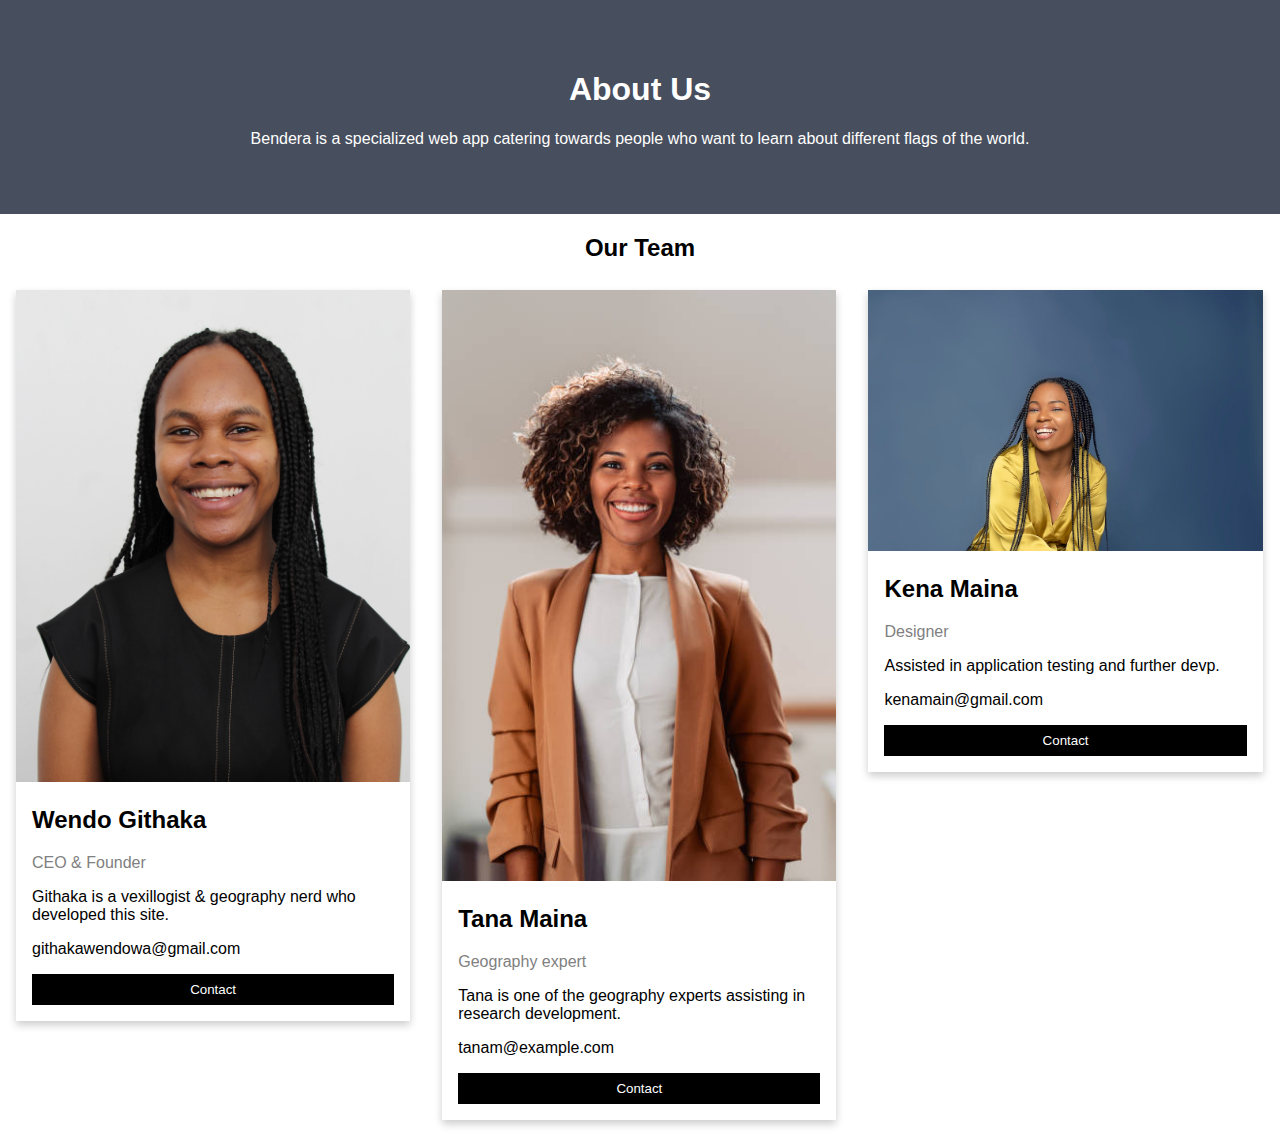
<file: about.html>
<!DOCTYPE html>
<html>
<head>
  <meta name="viewport" content="width=device-width, initial-scale=1">
  <head>
    <meta charset="UTF-8" />
    <meta http-equiv="X-UA-Compatible" content="IE=edge" />
    <meta name="viewport" content="width=device-width, initial-scale=1.0" />
    <link rel="stylesheet" type="text/css" href="about.css" /> 
    <title>Link CSS to HTML</title>
</head>


</head>
<body>

<div class="about-section">
  <h1>About Us </h1>
  <p>Bendera is a specialized web app catering towards people who want to learn about different flags of the world.</p>
 
</div>

<h2 style="text-align:center">Our Team</h2>
<div class="row">
  <div class="column">
    <div class="card">
      <img src="team1.jpg" alt="Jane" style="width:100%">
      <div class="container">
        <h2>Wendo Githaka</h2>
        <p class="title">CEO & Founder</p>
        <p>Githaka is a vexillogist & geography nerd who developed this site.</p>
        <p>githakawendowa@gmail.com</p>
        <p><button class="button">Contact</button></p>
      </div>
    </div>
  </div>
   <div class="column">
    <div class="card">
      <img src="team2.jpg" alt="Mike" style="width:100%">
      <div class="container">
        <h2>Tana Maina</h2>
        <p class="title">Geography expert</p>
        <p>Tana is one of the geography experts assisting in research development.</p>
        <p>tanam@example.com</p>
        <p><button class="button">Contact</button></p>
      </div>
    </div>
  </div>

  <div class="column">
    <div class="card">
      <img src="team4.jpg" alt="John" style="width:100%">
      <div class="container">
        <h2>Kena Maina</h2>
        <p class="title">Designer</p>
        <p>Assisted in application testing and further devp.</p>
        <p>kenamain@gmail.com</p>
        <p><button class="button">Contact</button></p>
      </div>
    </div>
  </div>
</div>

 

</body>
</html>
</file>
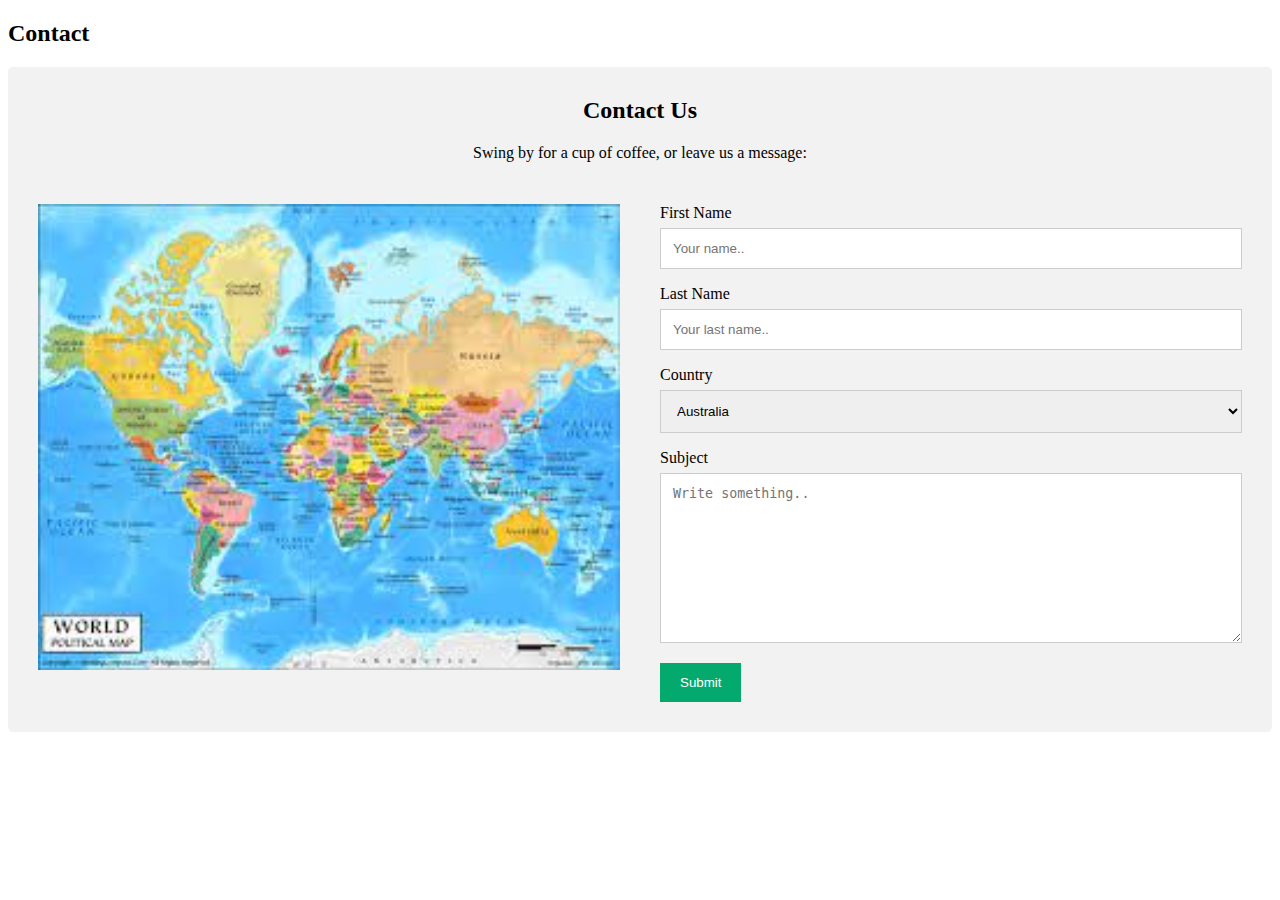
<file: contact.html>
<!DOCTYPE html>
<html>
<head>
  <meta name="viewport" content="width=device-width, initial-scale=1">

    <meta charset="UTF-8" />
    <meta http-equiv="X-UA-Compatible" content="IE=edge" />
    <meta name="viewport" content="width=device-width, initial-scale=1.0" />
    <link rel="stylesheet" type="text/css" href="contact.css" /> 
    <title>Link CSS to HTML</title>
</head>
<body>

<h2> Contact</h2>


<div class="container">
  <div style="text-align:center">
    <h2>Contact Us</h2>
    <p>Swing by for a cup of coffee, or leave us a message:</p>
  </div>
  <div class="row">
    <div class="column">
      <img src="oo.jpg" style="width:100%">
    </div>
    <div class="column">
      <form action="/action_page.php">
        <label for="fname">First Name</label>
        <input type="text" id="fname" name="firstname" placeholder="Your name..">
        <label for="lname">Last Name</label>
        <input type="text" id="lname" name="lastname" placeholder="Your last name..">
        <label for="country">Country</label>
        <select id="country" name="country">
          <option value="australia">Australia</option>
          <option value="canada">Canada</option>
          <option value="usa">USA</option>
        </select>
        <label for="subject">Subject</label>
        <textarea id="subject" name="subject" placeholder="Write something.." style="height:170px"></textarea>
        <input type="submit" value="Submit">
      </form>
    </div>
  </div>
</div>

</body>
</html>
</file>
<file: about.css>
body {
  font-family: Arial, Helvetica, sans-serif;
  margin: 0;
}

html {
  box-sizing: border-box;
}

*, *:before, *:after {
  box-sizing: inherit;
}

.column {
  float: left;
  width: 33.3%;
  margin-bottom: 16px;
  padding: 0 8px;
}

.card {
  box-shadow: 0 4px 8px 0 rgba(0, 0, 0, 0.2);
  margin: 8px;
}

.about-section {
  padding: 50px;
  text-align: center;
  background-color: #474e5d;
  color: white;
}

.container {
  padding: 0 16px;
}

.container::after, .row::after {
  content: "";
  clear: both;
  display: table;
}

.title {
  color: grey;
}

.button {
  border: none;
  outline: 0;
  display: inline-block;
  padding: 8px;
  color: white;
  background-color: #000;
  text-align: center;
  cursor: pointer;
  width: 100%;
}

.button:hover {
  background-color: #555;
}

@media screen and (max-width: 650px) {
  .column {
    width: 100%;
    display: block;
  }
}
</file>
<file: contact.css>
* {
  box-sizing: border-box;
}

/* Style inputs */
input[type=text], select, textarea {
  width: 100%;
  padding: 12px;
  border: 1px solid #ccc;
  margin-top: 6px;
  margin-bottom: 16px;
  resize: vertical;
}

input[type=submit] {
  background-color: #04AA6D;
  color: white;
  padding: 12px 20px;
  border: none;
  cursor: pointer;
}

input[type=submit]:hover {
  background-color: #45a049;
}

/* Style the container/contact section */
.container {
  border-radius: 5px;
  background-color: #f2f2f2;
  padding: 10px;
}

/* Create two columns that float next to eachother */
.column {
  float: left;
  width: 50%;
  margin-top: 6px;
  padding: 20px;
}

/* Clear floats after the columns */
.row:after {
  content: "";
  display: table;
  clear: both;
}

/* Responsive layout - when the screen is less than 600px wide, make the two columns stack on top of each other instead of next to each other */
@media screen and (max-width: 600px) {
  .column, input[type=submit] {
    width: 100%;
    margin-top: 0;
  }
}
</file>
